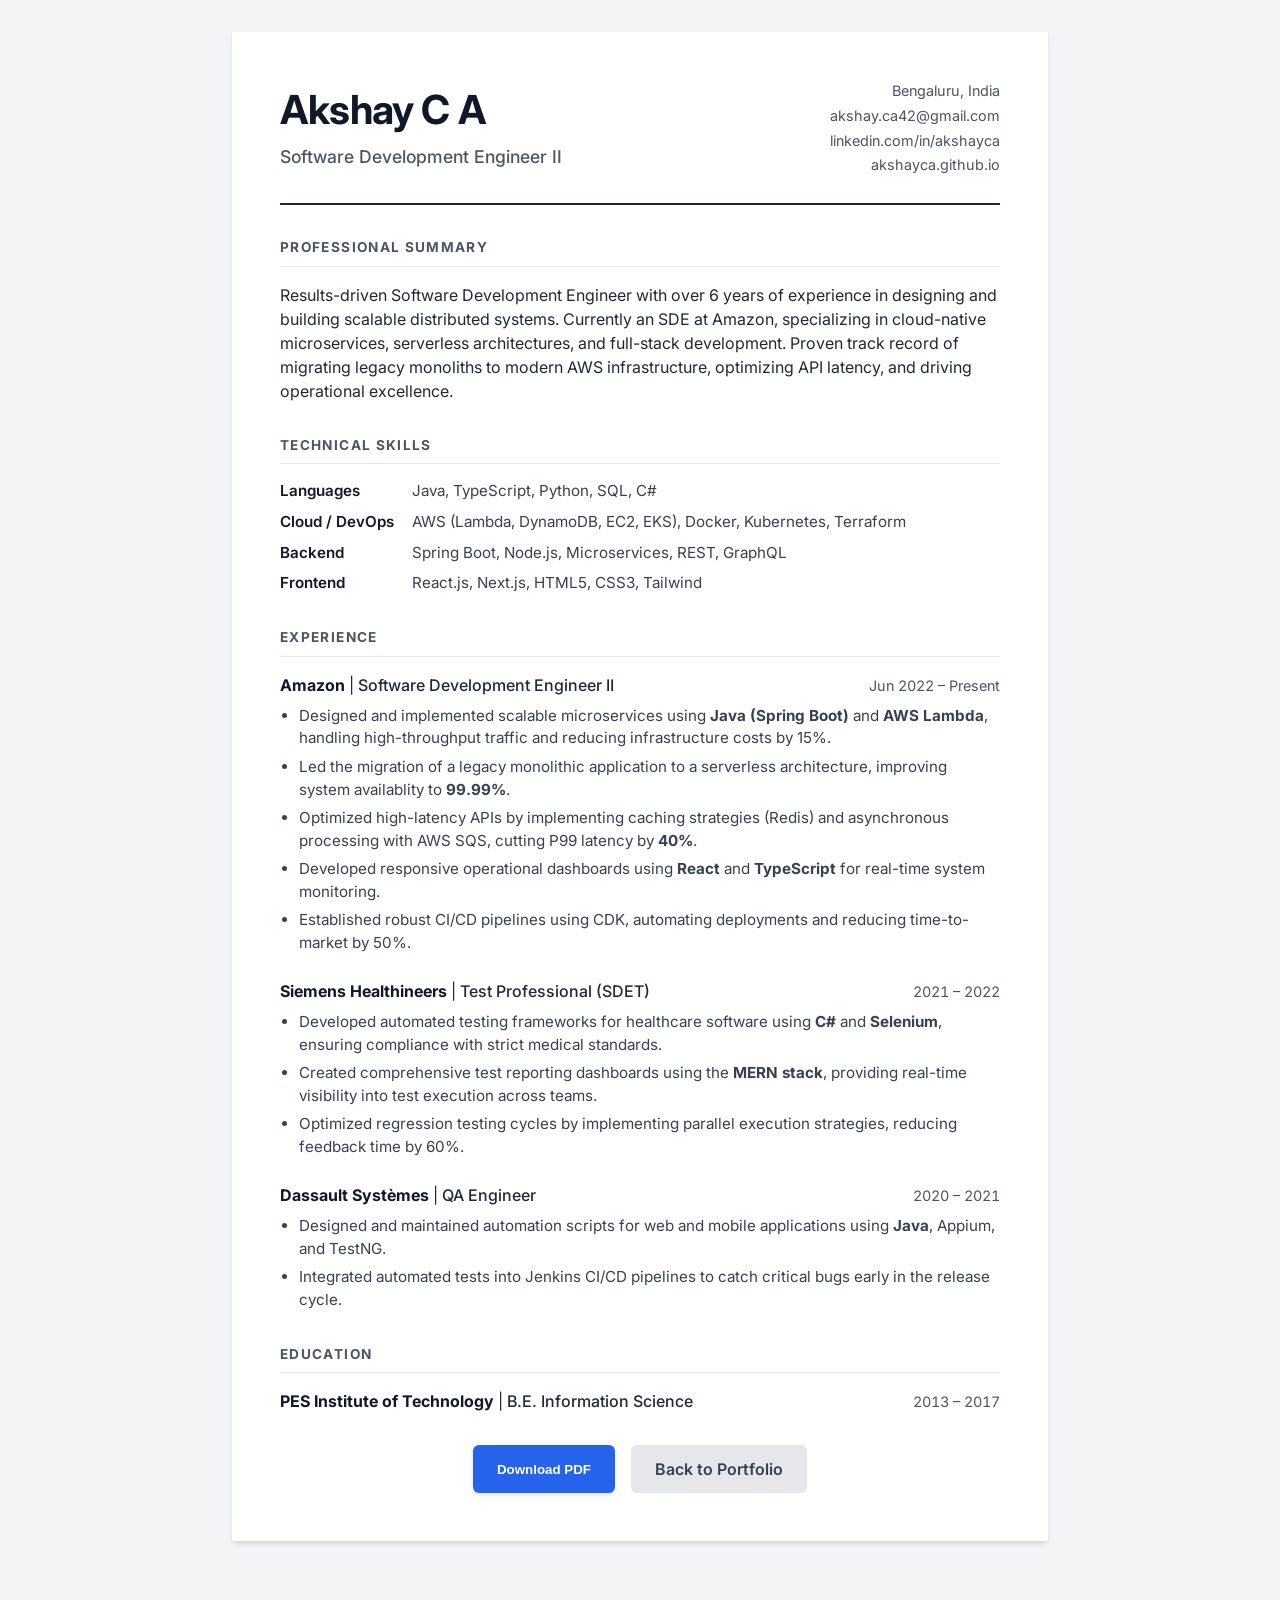
<file: resume/index.html>
<!DOCTYPE html>
<html lang="en">

<head>
    <meta charset="UTF-8">
    <meta name="viewport" content="width=device-width, initial-scale=1.0">
    <title>Resume | Akshay C A</title>
    <!-- Fonts -->
    <link rel="preconnect" href="https://fonts.googleapis.com">
    <link rel="preconnect" href="https://fonts.gstatic.com" crossorigin>
    <link href="https://fonts.googleapis.com/css2?family=Inter:wght@300;400;500;600;700&display=swap" rel="stylesheet">
    <style>
        :root {
            --text-main: #1f2937;
            --text-muted: #4b5563;
            --accent: #2563eb;
            --border: #e5e7eb;
            --bg-body: #f3f4f6;
            --bg-paper: #ffffff;
        }

        * {
            box-sizing: border-box;
        }

        body {
            font-family: 'Inter', sans-serif;
            color: var(--text-main);
            line-height: 1.5;
            background-color: var(--bg-body);
            margin: 0;
            padding: 2rem;
            display: flex;
            justify-content: center;
        }

        .resume-paper {
            background: var(--bg-paper);
            padding: 3rem;
            /* Standard 1 inch margins approx */
            width: 100%;
            max-width: 8.5in;
            /* US Letter width */
            box-shadow: 0 4px 6px -1px rgba(0, 0, 0, 0.1), 0 2px 4px -1px rgba(0, 0, 0, 0.06);
            margin-bottom: 2rem;
        }

        a {
            color: inherit;
            text-decoration: none;
        }

        /* Header */
        header {
            border-bottom: 2px solid var(--text-main);
            padding-bottom: 1.5rem;
            margin-bottom: 2rem;
            display: flex;
            justify-content: space-between;
            align-items: flex-start;
        }

        .name-role h1 {
            margin: 0;
            font-size: 2.5rem;
            font-weight: 700;
            letter-spacing: -0.05rem;
            color: #111827;
        }

        .name-role .role {
            margin-top: 0.25rem;
            font-size: 1.1rem;
            color: var(--text-muted);
            font-weight: 500;
        }

        .contact-info {
            text-align: right;
            font-size: 0.9rem;
            color: var(--text-muted);
        }

        .contact-info div {
            margin-bottom: 0.2rem;
        }

        .contact-info a:hover {
            color: var(--accent);
            text-decoration: underline;
        }

        /* Sections */
        section {
            margin-bottom: 2rem;
        }

        h2 {
            font-size: 0.85rem;
            text-transform: uppercase;
            letter-spacing: 0.1em;
            color: var(--text-muted);
            font-weight: 700;
            border-bottom: 1px solid var(--border);
            padding-bottom: 0.5rem;
            margin-top: 0;
            margin-bottom: 1rem;
        }

        p {
            margin: 0 0 1rem 0;
        }

        /* Experience Items */
        .exp-item {
            margin-bottom: 1.5rem;
        }

        .exp-header {
            display: flex;
            justify-content: space-between;
            align-items: baseline;
            margin-bottom: 0.5rem;
        }

        .company-role {
            font-size: 1rem;
        }

        .company {
            font-weight: 700;
            color: #111827;
        }

        .job-title {
            font-weight: 500;
            color: var(--text-main);
        }

        .date {
            font-size: 0.9rem;
            color: var(--text-muted);
            font-variant-numeric: tabular-nums;
        }

        ul {
            margin: 0;
            padding-left: 1.2rem;
        }

        li {
            margin-bottom: 0.35rem;
            font-size: 0.95rem;
            color: #374151;
        }

        /* Skills Grid */
        .skills-section {
            display: grid;
            grid-template-columns: 120px 1fr;
            gap: 0.75rem;
            font-size: 0.95rem;
            margin-bottom: 0.5rem;
        }

        .skill-category {
            font-weight: 600;
            color: #111827;
        }

        .skill-list {
            color: #374151;
        }

        /* Print Styles */
        @media print {
            body {
                background: white;
                padding: 0;
            }

            .resume-paper {
                box-shadow: none;
                margin: 0;
                padding: 0;
                width: 100%;
                max-width: none;
            }

            .no-print {
                display: none !important;
            }
        }
    </style>
</head>

<body>

    <div class="resume-paper">
        <header>
            <div class="name-role">
                <h1>Akshay C A</h1>
                <div class="role">Software Development Engineer II</div>
            </div>
            <div class="contact-info">
                <div>Bengaluru, India</div>
                <div><a href="mailto:akshay.ca42@gmail.com">akshay.ca42@gmail.com</a></div>
                <div><a href="https://in.linkedin.com/in/akshayca">linkedin.com/in/akshayca</a></div>
                <div><a href="https://akshayca.github.io">akshayca.github.io</a></div>
            </div>
        </header>

        <section>
            <h2>Professional Summary</h2>
            <p>Results-driven Software Development Engineer with over 6 years of experience in designing and building
                scalable distributed systems. Currently an SDE at Amazon, specializing in cloud-native microservices,
                serverless architectures, and full-stack development. Proven track record of migrating legacy monoliths
                to modern AWS infrastructure, optimizing API latency, and driving operational excellence.</p>
        </section>

        <section>
            <h2>Technical Skills</h2>
            <div class="skills-section">
                <div class="skill-category">Languages</div>
                <div class="skill-list">Java, TypeScript, Python, SQL, C#</div>
            </div>
            <div class="skills-section">
                <div class="skill-category">Cloud / DevOps</div>
                <div class="skill-list">AWS (Lambda, DynamoDB, EC2, EKS), Docker, Kubernetes, Terraform</div>
            </div>
            <div class="skills-section">
                <div class="skill-category">Backend</div>
                <div class="skill-list">Spring Boot, Node.js, Microservices, REST, GraphQL</div>
            </div>
            <div class="skills-section">
                <div class="skill-category">Frontend</div>
                <div class="skill-list">React.js, Next.js, HTML5, CSS3, Tailwind</div>
            </div>
        </section>

        <section>
            <h2>Experience</h2>

            <div class="exp-item">
                <div class="exp-header">
                    <div class="company-role">
                        <span class="company">Amazon</span> |
                        <span class="job-title">Software Development Engineer II</span>
                    </div>
                    <span class="date">Jun 2022 – Present</span>
                </div>
                <ul>
                    <li>Designed and implemented scalable microservices using <strong>Java (Spring Boot)</strong> and
                        <strong>AWS Lambda</strong>, handling high-throughput traffic and reducing infrastructure costs
                        by 15%.</li>
                    <li>Led the migration of a legacy monolithic application to a serverless architecture, improving
                        system availablity to <strong>99.99%</strong>.</li>
                    <li>Optimized high-latency APIs by implementing caching strategies (Redis) and asynchronous
                        processing with AWS SQS, cutting P99 latency by <strong>40%</strong>.</li>
                    <li>Developed responsive operational dashboards using <strong>React</strong> and
                        <strong>TypeScript</strong> for real-time system monitoring.</li>
                    <li>Established robust CI/CD pipelines using CDK, automating deployments and reducing time-to-market
                        by 50%.</li>
                </ul>
            </div>

            <div class="exp-item">
                <div class="exp-header">
                    <div class="company-role">
                        <span class="company">Siemens Healthineers</span> |
                        <span class="job-title">Test Professional (SDET)</span>
                    </div>
                    <span class="date">2021 – 2022</span>
                </div>
                <ul>
                    <li>Developed automated testing frameworks for healthcare software using <strong>C#</strong> and
                        <strong>Selenium</strong>, ensuring compliance with strict medical standards.</li>
                    <li>Created comprehensive test reporting dashboards using the <strong>MERN stack</strong>, providing
                        real-time visibility into test execution across teams.</li>
                    <li>Optimized regression testing cycles by implementing parallel execution strategies, reducing
                        feedback time by 60%.</li>
                </ul>
            </div>

            <div class="exp-item">
                <div class="exp-header">
                    <div class="company-role">
                        <span class="company">Dassault Systèmes</span> |
                        <span class="job-title">QA Engineer</span>
                    </div>
                    <span class="date">2020 – 2021</span>
                </div>
                <ul>
                    <li>Designed and maintained automation scripts for web and mobile applications using
                        <strong>Java</strong>, Appium, and TestNG.</li>
                    <li>Integrated automated tests into Jenkins CI/CD pipelines to catch critical bugs early in the
                        release cycle.</li>
                </ul>
            </div>

        </section>

        <section>
            <h2>Education</h2>
            <div class="exp-header">
                <div class="company-role">
                    <span class="company">PES Institute of Technology</span> |
                    <span class="job-title">B.E. Information Science</span>
                </div>
                <span class="date">2013 – 2017</span>
            </div>
        </section>

        <div class="no-print" style="margin-top: 2rem; display: flex; justify-content: center; gap: 1rem;">
            <button onclick="window.print()"
                style="padding: 0.75rem 1.5rem; background-color: #2563eb; color: white; border: none; border-radius: 6px; font-weight: 600; cursor: pointer; box-shadow: 0 2px 4px rgba(0,0,0,0.1);">
                Download PDF
            </button>
            <a href="../index.html"
                style="padding: 0.75rem 1.5rem; background-color: #e5e7eb; color: #374151; border: none; border-radius: 6px; font-weight: 600; cursor: pointer; text-decoration: none;">
                Back to Portfolio
            </a>
        </div>

    </div>

</body>

</html>
</file>
